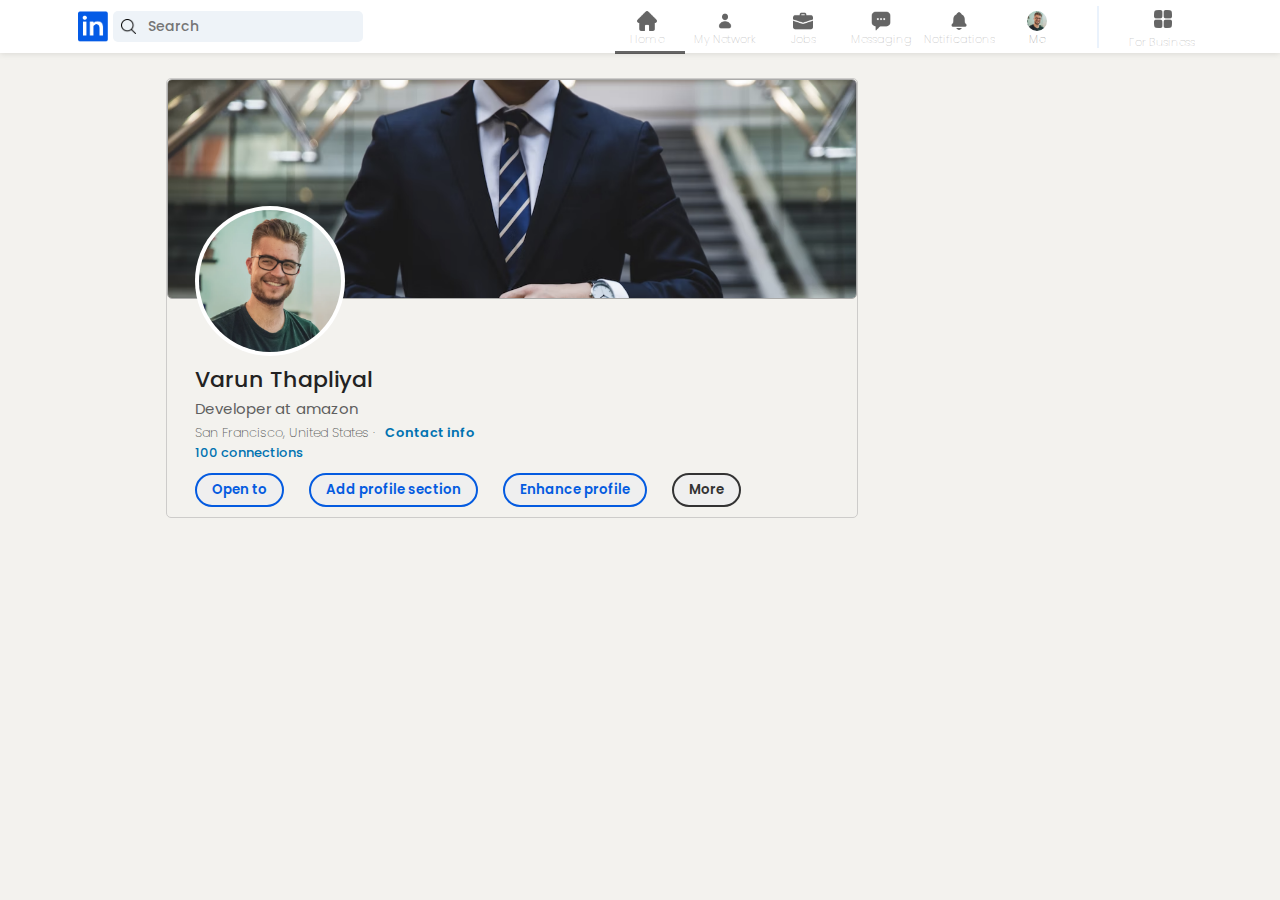
<file: profile.html.html>
<!DOCTYPE html>
<html lang="en">
<head>
    <meta charset="UTF-8">
    <meta name="viewport" content="width=device-width, initial-scale=1.0">
    <title>Linked-In</title>
    <link rel="preconnect" href="https://fonts.googleapis.com">
    <link rel="preconnect" href="https://fonts.gstatic.com" crossorigin>
    <link href="https://fonts.googleapis.com/css2?family=Poppins:wght@400;500;600;700&display=swap" rel="stylesheet">
    <link rel="stylesheet" href="./style.css">
    <script src="./script.js" defer></script>
</head>
<body>
    
    <nav class="navbar">

        <div class="navbar-left">
            <a href="index.html" class="logo"> <img src="./images/logo.png" alt="LinkedIn Logo"></a>
            
        <div class="search-bar-wrapper">
            <div class="search-bar">
                <input type="text" placeholder="Search">
            </div>
        </div>

        </div>

        <div class="navbar-center">
            <ul>
                <li><a href="#" class="active-link"><img src="./images/home.png" alt="Home"> <span>Home</span></a></li> 
                <li><a href="#"><img src="./images/network.png" alt="My Network"> <span>My Network</span></a></li> 
                <li><a href="#"><img src="./images/jobs.png" alt="Jobs"> <span>Jobs</span></a></li> 
                <li><a href="#"><img src="./images/message.png" alt="Messaging"> <span>Messaging</span></a></li> 
                <li><a href="#"><img src="./images/notification.png" alt="Notifications"> <span>Notifications</span></a></li>
                <li><a href="#" onclick="toggleMenu()"><img class="nav-profile-image" src="./images/user-1.png" alt="User Profile"><span>Me</span> </a></li>

            </ul>
        </div>
        <div class="profile-menu-wrap" id="profileMenu">
            <div class="profile-menu">
                <div class="user-info">
                    <img src="./images/user-1.png" alt="">
                    <div>
                        <h5>Varun Thapliyal</h5>
                        <h6>Web Developer at Amazon</h6>
                    </div>
                </div>
                <div class="view-profile">
                    <a href="">View profile</a>

                </div>

                <hr>
                <div class="account-info">
                    <h3>Account</h3>
                    <a href="">Settings & Privacy</a>
                    <a href="">Help</a>
                    <a href="">Launguage</a>
                </div>
                <hr>
                <div class="manage">
                    <h3>Manage</h3>
                    <a href="">Post & Activity</a>
                    <a href="">Job posting activity</a>
                </div>
                <hr>
                <div class="sign-out">
                    <a href="">Sign out</a>
                </div>
            </div>
        </div>

        <div class="navbar-right">
            <ul>
           <li><a href="#"><img src="./images/menu.png" alt=""></a><span>For Business</span></li>
        </ul>
        </div>

    </nav>
<!-- ------------------navbar-close------------------------- -->
<div class="container2">
    <div class="profile-main">
        <div class="profile-container">
            <img class="cover-pic" src="./images/cover-pic.png" height="220px" width="100%">
            <div class="profile-container-inner">
                <img src="./images/user-1.png" class="Profile-pic">
                <h1>Varun Thapliyal</h1>
                <b>Developer at amazon</b>
                <p>San Francisco, United States &middot;<a href="#">Contact info</a> </p>
                <h2>100 connections</h2>
            </div>
            <div class="button">
                <button>Open to</button>
                <button>Add profile section</button>
                <button>Enhance profile</button>
                <button>More</button>
            </div>
        </div>
    </div>

    <!-- -----------------------profilesidebar-------------- -->
    <div class="profile-sidebar">

    </div>
</div>




</body>
</html>
</file>
<file: style.css>
*{
    margin: 0;
    padding: 0;
    font-family: Poppins;
    box-sizing: border-box;
}

body{
    background:#f3f2ee ;
    color: #5f5f5f;
}

a{
    text-decoration: none;
    color: #5f5f5f;
}

.navbar{
    display: flex;
    align-items: center;
    justify-content: center;
    background: #ffff;
    padding: 0%;
    position: sticky;
    top: 0;
    z-index: 100;
    box-shadow: 0 1px 6px rgba(0, 0, 0, 0.1);
    /* height: 50px; */
}

.logo img {
    width: 30px;
    margin-right: 15px;
    display: block;
    margin-right: 5px;
    
}


.navbar-left{
    display: flex;
    align-items: center;
 
}


.search-bar-wrapper{
    position: relative;
    display: flex;
    align-items: center;

}
.search-bar {
    display: flex;
    position: absolute;
    align-items: center;
    background: #eef3f8;
    height: 30.8px;
    border-radius: 5px;
    width: 250px; 
    transition: width 0.9s ease; 
}

.search-bar input {
    border: none;
    background: transparent;
    outline: none;
    padding: 6px 6px 6px 30px; 
    font-size: 14px;
    background-image: url('./images/search-interface-symbol.png');
    background-repeat: no-repeat;
    background-position: 8px center; 
    background-size: 15px; 
    flex-grow: 1;
    width: 100%;
    transition: background-color 0.3s ease; 
}

.search-bar input:focus {
    border: 2px solid black; 
    border-radius: 5px;
    background-color: #eaf2fc;
}

.search-bar:focus-within {
    width: 300px;
}


.navbar-center{
    margin-left: 500px;
}
.navbar-center ul li,
.navbar-right ul li{
    display: inline-block;
    list-style: none;
}

.navbar-center ul li:not(:last-child),
.navbar-right ul li{
    opacity: 0.6;

}


.navbar-center ul li:hover:not(:last-child),
.navbar-right ul li:hover{
    opacity: 2 ;
}

.navbar-center ul li a,
.navbar-right ul li a{
    display: flex;
    flex-direction: column;
    justify-content: space-evenly;
    align-items: center;
    font-size: 14px;
    margin: 5px 2px;
    padding-right: 5px ;   
    padding-bottom: 0%;
    margin-bottom: 0%;
    position: relative;
    width: 70px;

}
.navbar-center ul li:last-child{
    border-right: 2px solid  #eaf2fc;
    padding-right: 20px;
}

.navbar-center ul li span,
.navbar-right ul li span{
    padding: 0%;
    margin: 0%;
    font-size:0.7rem;
    font-weight:lighter;

}



.navbar-center ul li a img{
    width: 20px;
    /* height: 30.8px; */
    padding-bottom: 0%;
    margin: 0%;
   
}


.navbar-center ul li a::after {
    content: '';
    width: 0;
    height: 2.5px;
    background: black;
    position: absolute;
    bottom: -6px;
    left: 0;
    transition: width 0.3s ease;
}

.navbar-center ul li a:focus::after,
.navbar-center ul li a.active-link::after{
    width: 100%;
}

.nav-profile-image{
    width: 30px;
    border-radius: 50px;
}


.navbar-right{
    margin-left: 30px;
    fill: #727272;
}
.navbar-right img{
    width: 30px;
}

.navbar-right ul li a img{
    width: 18px;
    padding: 0%;
    margin: 0%;
    margin-top: 5px;
}


.down-arrow{
    width: 10px;
    padding: 0;
    margin: 0;

}


/* ----------------Navbar ending--------------------- */

.container{
    padding: 25px 13%;
    display: flex;
    flex-wrap: wrap;
    justify-content: space-between;
}


/* <!-- --------------------left-container------------------------ --> */
.left-container{
    flex-basis: 18%;
    justify-content: flex-start;
    border-radius: 10px;    
}

.sidebar-profile-box {
    background: white;
    border-radius: 10px;
    border: 1px solid #dfdeda;
    margin-bottom: 20px; 
}

.side-bar-profile2 {
    border-radius: 10px;
    background-color: white;
    border: 1px solid #dfdeda;
}

.side-bar-profile2 ul{
    list-style: none;
    padding: 10px 20px;
}

.side-bar-profile2 li{
    font-size:12px;
    font-weight:600;
    margin-top: 10px;
    color: #3f84c9;
}
.side-bar-profile2 li:nth-child(2){
    width: 150px;
    display: inline-block;
}
.side-bar-profile2 li:hover{
    text-decoration: underline;
    cursor: pointer;
}

.side-bar-profile2 button{
    color: black;  
    background-color: white;
    border: none;
    font-size: large;
    border-radius: 50%;
    width: 28px;
}

.side-bar-profile2 button:hover{
    background-color:#cdccca;
    cursor: pointer;
}

.discover{
    border-top: 1px solid #dfdeda;
}
.discover h1{
    font-size: 15px;
    font-weight: 500;
    display: flex;
    justify-content: center;
    align-content:center ;
    padding: 10px 20px;
}
.discover h1:hover{
    background-color: #e0e7f3;
    cursor: pointer;
    color: black;
}


.sidebar-profile-box IMG{
    border-radius: 10px 10px 0px 0px;
}
.sidebar-profile-info{
    padding: 0 25px;
    
   
}

.sidebar-profile-info h1{
    font-size: 18px;
    font-weight: 500;
    margin-left: 22px;
    color: black;
    margin-top: 5px;
    cursor: pointer;
}

.sidebar-profile-info h1:hover{
    text-decoration: underline;
}

.sidebar-profile-info h3{
    font-size: 10px;
    font-weight: lighter;
    margin-left: 25px;
    margin-bottom: 20px;

}

.sidebar-profile-info img{
    width: 60px;
    border-radius: 50%;
    background: #ffff;
    padding: 1.5px;
    margin-top: -45px;
    margin-left: 60px;
}
.wrapper-connections{
   min-height: 80px;
   display: flex;
   gap: 30px;
   flex-direction: column;
   align-items: center;
   justify-content: center;
   border-top:1px solid  #dfdeda;
}
.connections{
    cursor: pointer;
   
    width: 230px;
}

.connections:hover{
    background-color: #e0e7f3;
}

.connections h2{
    font-size:13px;
    font-weight:500 ;
    margin-top: 10px;
    margin-left: 20px;
    margin-bottom: 0;
    padding-bottom: 0;
}
.connections h3{
    font-size:12px;
    margin-top: 0;
    margin-left: 20px;

}

.connections h2 span{
    float: right;
    padding-right:20px ;
    font-size: 13px;
    color: #3f84c9;
}

.premium{
    border-top:1px solid  #dfdeda ;
    width: 230px;
    cursor: pointer;
    padding-bottom: 10px;
}

.premium:hover{
    background-color: #e0e7f3;
  
}
.premium h4{
    font-size:13px;
    font-weight:500 ;
    margin-top: 10px;
    margin-bottom: 0;
    padding-bottom: 0;
    margin-left: 20px;

    
}
.premium h2{
    font-size:12px;
    display: inline-block;
}

.premium:hover h2 {
    color: #3f84c9;
}

.premium img{
    width: 15px;
    display: inline-block;
    margin-left: 20px;
}

.saved {
    border-top:1px solid  #dfdeda ;
    width: 230px;
    cursor: pointer;
    display: flex;
    align-content: center;
    padding-top: 15px;
    padding-bottom: 15px;
    cursor: pointer;
}
.saved:hover{
    background-color: #e0e7f3;
}

.saved h2{
    font-size:12px;
    display: inline-block;
    margin-left: 10px;

}

.saved img{
    width: 15px;
    display: inline-block;
    margin-left: 20px;
}


/* <!-- -------------------------main-container------------------------- --> */

.main-container{
    flex-basis: 50%;

}

.create-post{
    background-color: white;
    border-radius: 10px;
    border: 1px solid #cdccca;
}

.create-post-input{
    padding: 20px 25px 10px;
    display: flex;
    align-items: flex-start;

}
.create-post-input img{
    width: 40px;
    border-radius: 50%;
    margin-right: 10px;
}

.create-post-input input {
    width: 100%;
    border: 1px solid #cdccca;
    resize: none;
    background: transparent;
    outline: none;
    border-radius: 20px;
    padding: 10px 15px 10px; 
    box-sizing: border-box; 
    caret-color: black;
}
.create-post-input input:hover{
    
    background-color: #f0f0f0; 
    cursor: pointer;
}
::placeholder {
    font-weight: 500;
    padding-left: 5px; 
}
.create-post-links{
    display: flex;
    align-content: center;
    justify-content: space-around;
    padding-bottom: 5px;
    
}
.create-post-links li{
    display: flex;
    /* justify-items: flex-end; */
    gap: 10px;
    align-items: center;
    list-style: none;
    font-size: 13px;
    font-weight: 500;
    height: 40px;
    cursor: pointer;
    padding: 5px;
}
.create-post-links li:hover{
    background-color: #e0e7f3;
    border-radius: 5px;
}
.create-post-links img{
    width: 25px;

}

.sort-by{
    display: flex;
    align-items: center;
    margin: 10px 0;
}

.sort-by hr{
    flex: 1;
    border: 0;
    height: 0.8px;
    background: #cdccca;
    box-shadow: 0px 1px 0.5px #ababaa;
}

.sort-by img{
    width: 10px;
    cursor: pointer;
}

.sort-by p{
    font-size: 12px;
    margin-left:12px;
}

.sort-by-name{
    font-size: 13px;
    margin-right: 5px;
    font-weight: 600;
}



.post{
    background-color: white;
    padding: 0px 15px 5px;
    border: 1px solid #cdccca;
    margin: 5px 0 15px;
    border-radius: 10px;
}
.post-author{
    display: flex;
    align-items: flex-start;
    margin-bottom: 20px;
}

.post-author img{
    border-radius: 50%;
    height: 45px;
    margin-right: 10px;
}
.post-author img{
    cursor: pointer;
}

.post-author h1{
    font-size: 14px;
    font-weight: 600;
    color: #333;
}
.post-author h1:hover{
    text-decoration: underline;
    color: #3f84c9;
    cursor: pointer;
}
.post-author small{
    display: block;
    margin-bottom: -2px;
    font-size: 11px;
}
.post-author small:hover{
    cursor: pointer;
}
.post-close{
    padding: 10px 10px 0px;
    padding-right: 0;
    display: flex;
    justify-content: flex-end;
    align-items: center;
}
.post-close img{
    width: 15px;
    margin-left: 20px;
    cursor: pointer;
}
.post p{
    font-size: 13px;
    margin-bottom: 15px;
}
 

.post-stats{
    display: flex;
    flex-wrap: wrap;
    align-items: center;
    justify-content: space-between;
    font-size: 11px;
    border-bottom:1px solid #ccc ;
    padding: 10px 0px;
}

.post-stats div{
    display: flex;
    align-items: center;
}
.post-stats div:hover{
  
    cursor: pointer;
}


.post-stats img{
    width: 15px;
    margin-right: -5px;
}

.liked-user{
    margin-left: 10px;
    font-weight: lighter;

}
.liked-user:hover{
    text-decoration: underline;
    color: #3f84c9;
    cursor: pointer;
}
.post-activity{
    display: flex;
    align-items: center;
    justify-content: space-between;
    padding: 10px 0;
    font-size: 12px;
    font-weight: 600; 
}
.post-activity div{
    display: flex;
    align-items: center;
    /* justify-content: space-around; */

    padding: 15px 25px;
    /* width: 150px; */
}

.post-activity-link img{
    width: 20px;
    height: auto;
    margin-right: 8px;
}
.post-activity-link:hover{
    background-color: #eeeeee;
    cursor: pointer;
}






/* <!-- ------------------------------right-container---------------------------> */

.right-container{
    flex-basis: 26%;
    justify-content: flex-start;
}

.sidebar-new {
    background-color: white;
    padding: 10px 25px;
    border-radius: 10px;
    border: 1px solid #cdccca;
}
.sidebar-new h3{
    font-size: 20px;
    font-weight: 600;
    color: #333;
    margin: 10px 0 10px;
}

.stories{
    margin-bottom:15px;
    font-size: 15px;
}

.sidebar-new a{
    display: block;
    font-size: small;
    font-weight: 600;
    margin-top: 10px;
    margin-bottom: 2px;
    color: #2b2b2b;
}


.sidebar-new span{
    font-size: 12px;
    margin:  15px 0px 10px; 
}
.sidebar-new img{
    width: 15px;
    float: right;
    margin-top: 15px;
    cursor: pointer;
}

.read-more{
    margin-top: 15px;
    background-color: white;
    border: none;
    font-weight: 600;
    color: #3d3d3d;
    padding: 10px;

}

.read-more:hover{
    background-color:#f1f3f7 ;
}

.read-more img{
    margin: 3px;
}

.sidebar-add{
    background-color: white;
    padding: 6px 25px;
    text-align: center;
    margin: 0px 0px;
    font-size: 12px;
    border-radius: 10px;
    border: 1px solid #cdccca;
    position: sticky;
    top: 70px;
}

.sidebar-add img{
    width: 60px;
    border-radius: 50%;
    margin: 4px ;
}

.sidebar-add small{
    float: right;
    font-weight: 500;

}

.sidebar-add p{
    margin-top: 30px;
    margin-bottom: 10px;
}

.sidebar-add b{
    display: block;
    font-weight: 500;
    margin-top: 10px;
}

.learn-more{
    border: 1px solid #045be0;
    display: inline-block;
    border-radius: 30px;
    padding: 5px 15px;
    color:#045be0;
    font-weight: 500;
    margin: 20px auto 10px;
}

.sidebar-links{
    padding: 0px 25px;
    text-align: center;
    position: sticky;
    top: 325px;

}

.sidebar-links a{
    display: inline-block;
    font-size: 11px;
    margin: 4px 5px;
}

.sidebar-links a:hover{
    text-decoration: underline;
}
.copyright{
    display: flex;
    align-content: center;
    justify-content: space-between;
    align-items: center;
    font-size: 12px;
    margin-top: 10px;
    font-weight: 500;
}
.copyright img{
    padding: 0%;
    margin: 0%;
}


/* -------------------profilemenu wrap */


.profile-menu-wrap{
    position: absolute;
    top: 100%;
    right: 19.1%;
    max-height: 0 ;
    overflow: hidden;
    transition: max-height 0.5s;
}

.profile-menu-wrap.open{
    max-height: 450px;

}


.profile-menu{
    border: 1px solid #ccc;
    border-radius: 10px 0px 10px 10px;
    background: white;
    color: black;
    padding: 12px;
    margin: 10px;
}
.user-info{
    display: flex;
    align-items: center;
    cursor: pointer;
}
.user-info img{
    width: 50px;
    border-radius: 50%;
    margin-right: 15px;
    cursor: pointer;
}
.user-info div {
    font-size: 17px;
    font-weight: 500;
    margin-bottom: 6px;
}

.user-info div h6 {
  
    font-size: 14px;
    font-weight: 400; 
    color: #666; 

}

.view-profile a {
    display: inline-block;
    padding: 0px 16px;
    width: 100%;
    color: #0073b1; 
    font-size: 14px;
    font-weight: 600; 
    text-align: center;
    text-decoration: none;
    border: 1px solid #0073b1; 
    border-radius: 28px; 
    margin-top: 10px;
    
}

.view-profile a:hover {
    background-color: #eaf4fc; 
}


.profile-menu hr{
    margin-top: 15px;
    border: 0.5px solid #dbdcdd;
}


/* ============================================= */

/* General Styles */
.account-info, .manage, .sign-out {
    padding: 2px 20px;
}

.account-info h3, .manage h3 {
    font-size: 14px;
    color: #333; 
    margin-bottom: 8px;
    font-weight: 600; 
}

.account-info a, .manage a, .sign-out a {
    display: block;
    color: #0073b1; 
    font-size: 14px;
    text-decoration: none;
    padding: 5px 0;
}

.account-info a:hover, .manage a:hover, .sign-out a:hover {
    text-decoration: underline;
}

.sign-out a {
    color: #e60023; 
    font-weight: bold;
}


/* -----------------------------------profile page----------------- */



.container2{
    padding: 25px 13%;
    display: flex;
    flex-wrap: wrap;
    justify-content: space-between;
}

.profile-main{
    flex-basis: 73%;
    border: 1px solid #cdccca;
    border-radius: 5px;
}

.profile-sidebar{
    flex-basis: 25%;
    align-self: flex-start;
    position: absolute;
    top: 73%;
}
.Profile-container{
    background: white;
    
}
.cover-pic{
    border-radius: 5px;
    border: 1px solid #ababaa;
}
.profile-container-inner {
   padding: 0 4% 10px;

}
.Profile-pic{
    width: 150px;
    border-radius: 50%;
    margin-top: -100px;
    background-color: white;
    padding: 4px;
    /* margin-left: 20px; */ 
}

.profile-container-inner h1{
    font-size: 22px;
    font-weight: 500;
    color: #222;

}

.profile-container b{
    font-weight: 400;
    font-size: 15px;

}

.profile-container p{
    margin-top: 2px;
    font-weight: 200;
    font-size: 13px;
}

.profile-container a{
    color: #0073b1;
    font-weight: 600;
    margin-left: 10px;
}

.profile-container a:hover{
    text-decoration: underline;
}

.profile-container h2{
    color: #0073b1;
    font-weight: 500;
    font-size: 13px;
    cursor: pointer;
}

.button{
    display: flex;
    justify-content: flex-start;
    gap: 25px;
    margin: 0px 4% 10px;
}

.button button:not(:last-child){
    padding: 1px 15px 1px 15px;
    cursor: pointer;
    border-radius: 20px;
    border: 2px solid #045be0;;
    color: #045be0;
    font-weight: 600;

}
.button button:not(:last-child):hover{
    box-shadow: 2px 1px 1px #003788;
}

.button button:last-child{
    padding: 5px 15px;
    cursor: pointer;
    border-radius: 20px;
    border: 2px solid #333;;
    color: #333;
    font-weight: 600;
}
.button button:last-child:hover{
    box-shadow:2px 1px 1px #212121 ;
}
</file>
